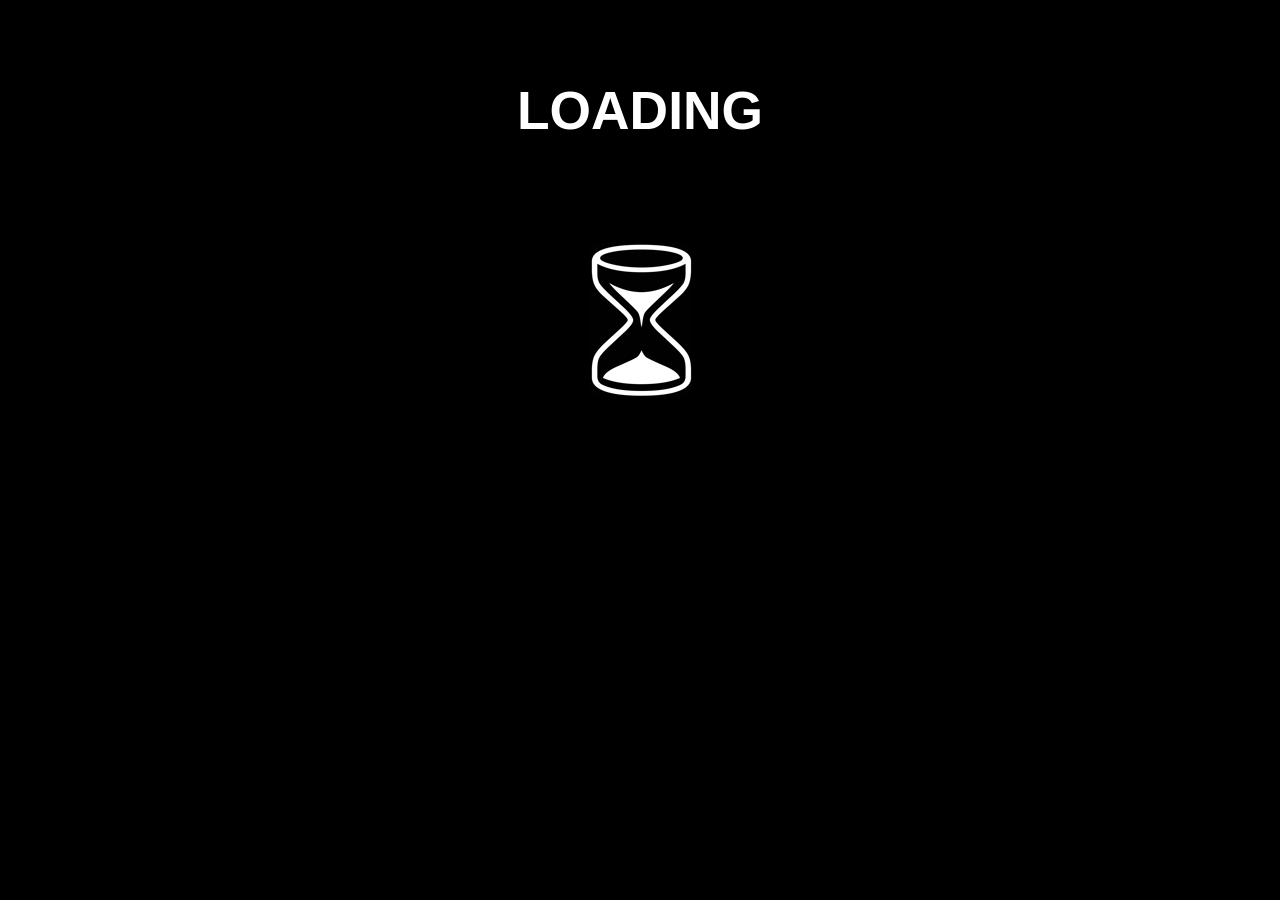
<file: src/main/resources/static/index.html>
<!DOCTYPE html>
<html>
<head>
<title>PeerFrame</title>
<meta http-equiv="Content-Type" content="text/html; charset=UTF-8"/>
<meta name="robots" content="noindex"/>
<meta name="viewport" content="width=device-width"/>
<link rel="stylesheet" href="lib/jquery/jquery-ui.min.css"/>
<link rel="stylesheet" href="lib/jquery/jquery-ui.structure.min.css"/>
<link rel="stylesheet" href="lib/jquery/jquery-ui.theme.min.css"/>
<link rel="stylesheet" href="lib/owl-carousel/owl.carousel.css"/>
<link rel="stylesheet" href="lib/owl-carousel/owl.theme.css"/>
<link rel="stylesheet" href="lib/owl-carousel/owl.transitions.css">
<link rel="stylesheet" href="lib/keyboard/css/keyboard-dark.min.css">
<link rel="stylesheet" href="lib/peerframe/peerframe.css"/>
<script type="text/javascript" src="lib/jquery/jquery-1.12.0.min.js"></script>
<script type="text/javascript" src="lib/jquery/jquery-ui.min.js"></script>
<script type="text/javascript" src="lib/jquery/jquery.ui.touch-punch.min.js"></script>
<script type="text/javascript" src="lib/owl-carousel/owl.carousel.min.js"></script>
<script type="text/javascript" src="lib/date/date.js"></script>
<script type="text/javascript" src="lib/date/date-fr-FR.js"></script>
<script type="text/javascript" src="lib/keyboard/js/jquery.keyboard.js"></script>
<script type="text/javascript" src="lib/peerframe/peerframe.js"></script>
</head>
<body>
<div class="loadingContainer"></div>
<div class="owl-carousel mediaContainer"></div>
<div class="paramButton"></div>
<div id="paramDialog" style="display:none">
	<div id="paramDialogInner">
		<ul id="paramTabs">
			<li><a href="#paramWifi">WiFi</a></li>
			<li><a href="#paramUpgrade">Version</a></li>
			<li class="ui-tabs-close-button"><div id="paramCloseButton"></div></li>
		</ul>
		<div id="paramContent">
			<div id="paramWifi">
				<table class="paramTable">
					<tr>
						<td>SSID</td>
						<td><input type="text" name="param_wifi_ssid" id="param_wifi_ssid" value="" class="text ui-widget-content ui-corner-all"></td>
					</tr>
					<tr>
						<td>Key</td>
						<td><input type="text" name="param_wifi_key" id="param_wifi_key" value="" class="text ui-widget-content ui-corner-all"></td>
					</tr>
					<tr>
						<td>Connected</td>
						<td><div id="param_wifi_connected">false</div></td>
					</tr>
					<tr>
						<td>LAN IP</td>
						<td><div id="param_wifi_ip">-</div></td>
					</tr>
				</table>
				<button id="paramWifiUpdateButton" class="ui-button ui-widget ui-corner-all">Update</button>
			</div>
			<div id="paramUpgrade">
				<table class="paramTable">
					<tr>
						<td>Software Version</td>
						<td><div id="param_version">0</div></td>
					</tr>
				</table>
				<button id="paramVersionUpgradeButton" class="ui-button ui-widget ui-corner-all">Upgrade version</button>
			</div>
		</div>
	</div>
</div>
</body>
</html>
</file>
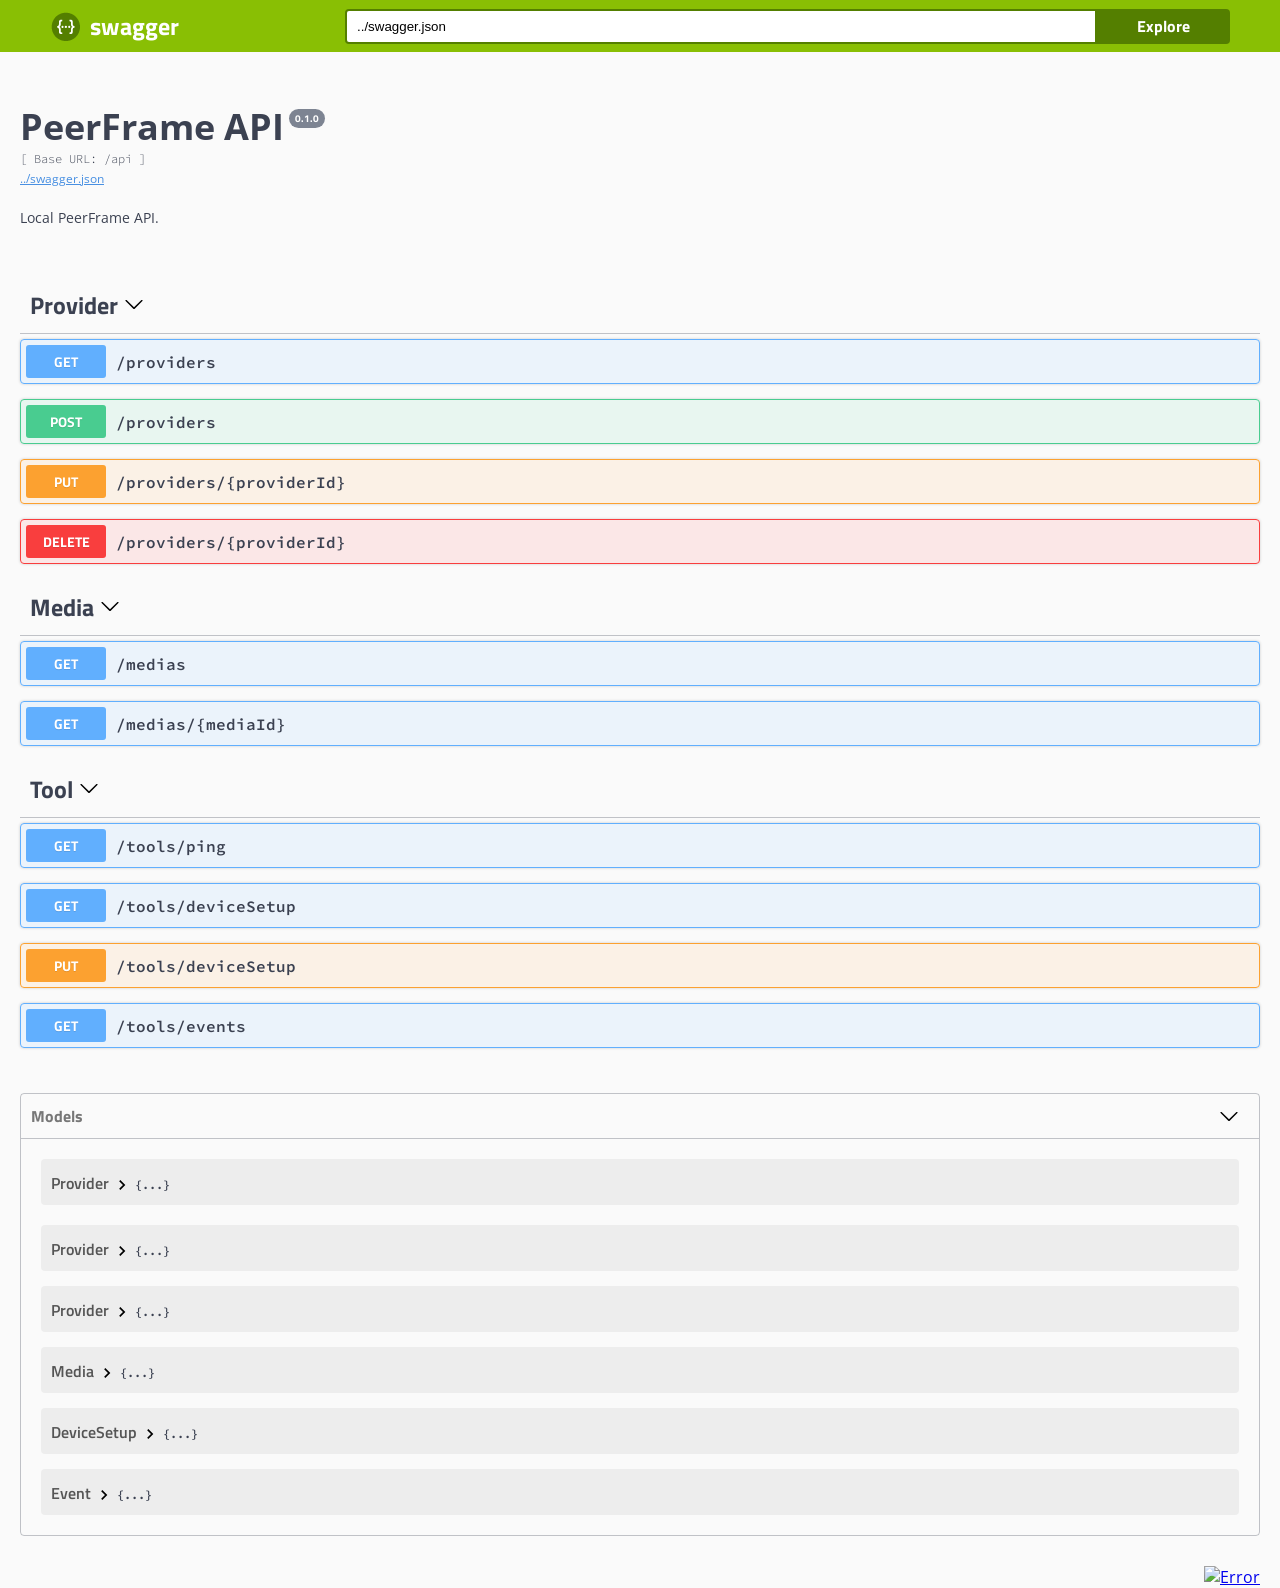
<file: src/main/resources/static/swagger-ui/index.html>
<!-- HTML for static distribution bundle build -->
<!DOCTYPE html>
<html lang="en">
<head>
  <meta charset="UTF-8">
  <title>Swagger UI</title>
  <link href="https://fonts.googleapis.com/css?family=Open+Sans:400,700|Source+Code+Pro:300,600|Titillium+Web:400,600,700" rel="stylesheet">
  <link rel="stylesheet" type="text/css" href="./swagger-ui.css" >
  <link rel="icon" type="image/png" href="./favicon-32x32.png" sizes="32x32" />
  <link rel="icon" type="image/png" href="./favicon-16x16.png" sizes="16x16" />
  <style>
    html
    {
      box-sizing: border-box;
      overflow: -moz-scrollbars-vertical;
      overflow-y: scroll;
    }
    *,
    *:before,
    *:after
    {
      box-sizing: inherit;
    }

    body {
      margin:0;
      background: #fafafa;
    }
  </style>
</head>

<body>

<svg xmlns="http://www.w3.org/2000/svg" xmlns:xlink="http://www.w3.org/1999/xlink" style="position:absolute;width:0;height:0">
  <defs>
    <symbol viewBox="0 0 20 20" id="unlocked">
          <path d="M15.8 8H14V5.6C14 2.703 12.665 1 10 1 7.334 1 6 2.703 6 5.6V6h2v-.801C8 3.754 8.797 3 10 3c1.203 0 2 .754 2 2.199V8H4c-.553 0-1 .646-1 1.199V17c0 .549.428 1.139.951 1.307l1.197.387C5.672 18.861 6.55 19 7.1 19h5.8c.549 0 1.428-.139 1.951-.307l1.196-.387c.524-.167.953-.757.953-1.306V9.199C17 8.646 16.352 8 15.8 8z"></path>
    </symbol>

    <symbol viewBox="0 0 20 20" id="locked">
      <path d="M15.8 8H14V5.6C14 2.703 12.665 1 10 1 7.334 1 6 2.703 6 5.6V8H4c-.553 0-1 .646-1 1.199V17c0 .549.428 1.139.951 1.307l1.197.387C5.672 18.861 6.55 19 7.1 19h5.8c.549 0 1.428-.139 1.951-.307l1.196-.387c.524-.167.953-.757.953-1.306V9.199C17 8.646 16.352 8 15.8 8zM12 8H8V5.199C8 3.754 8.797 3 10 3c1.203 0 2 .754 2 2.199V8z"/>
    </symbol>

    <symbol viewBox="0 0 20 20" id="close">
      <path d="M14.348 14.849c-.469.469-1.229.469-1.697 0L10 11.819l-2.651 3.029c-.469.469-1.229.469-1.697 0-.469-.469-.469-1.229 0-1.697l2.758-3.15-2.759-3.152c-.469-.469-.469-1.228 0-1.697.469-.469 1.228-.469 1.697 0L10 8.183l2.651-3.031c.469-.469 1.228-.469 1.697 0 .469.469.469 1.229 0 1.697l-2.758 3.152 2.758 3.15c.469.469.469 1.229 0 1.698z"/>
    </symbol>

    <symbol viewBox="0 0 20 20" id="large-arrow">
      <path d="M13.25 10L6.109 2.58c-.268-.27-.268-.707 0-.979.268-.27.701-.27.969 0l7.83 7.908c.268.271.268.709 0 .979l-7.83 7.908c-.268.271-.701.27-.969 0-.268-.269-.268-.707 0-.979L13.25 10z"/>
    </symbol>

    <symbol viewBox="0 0 20 20" id="large-arrow-down">
      <path d="M17.418 6.109c.272-.268.709-.268.979 0s.271.701 0 .969l-7.908 7.83c-.27.268-.707.268-.979 0l-7.908-7.83c-.27-.268-.27-.701 0-.969.271-.268.709-.268.979 0L10 13.25l7.418-7.141z"/>
    </symbol>


    <symbol viewBox="0 0 24 24" id="jump-to">
      <path d="M19 7v4H5.83l3.58-3.59L8 6l-6 6 6 6 1.41-1.41L5.83 13H21V7z"/>
    </symbol>

    <symbol viewBox="0 0 24 24" id="expand">
      <path d="M10 18h4v-2h-4v2zM3 6v2h18V6H3zm3 7h12v-2H6v2z"/>
    </symbol>

  </defs>
</svg>

<div id="swagger-ui"></div>

<script src="./swagger-ui-bundle.js"> </script>
<script src="./swagger-ui-standalone-preset.js"> </script>
<script>
window.onload = function() {
  
  // Build a system
  const ui = SwaggerUIBundle({
    url: "../swagger.json",
    dom_id: '#swagger-ui',
    deepLinking: true,
    presets: [
      SwaggerUIBundle.presets.apis,
      SwaggerUIStandalonePreset
    ],
    plugins: [
      SwaggerUIBundle.plugins.DownloadUrl
    ],
    layout: "StandaloneLayout"
  })

  window.ui = ui
}
</script>
</body>

</html>
</file>
<file: src/main/resources/static/lib/peerframe/peerframe.css>
/***********************************************************
 *  PeerFrame by Alex Estela
 **********************************************************/
 
body {
	padding: 0px;
	margin: 0px;
	background-color: #000;
	overflow: hidden;
  cursor: auto;
}
.mediaContainer {
	width:100%; 
	align: center; 
	margin: auto; 
	text-align: center;
}
.mediaImg {
	align: center;
	margin: auto;
	text-align: center;
}
.mediaSpacer {
	display: inline-block; 
	width: 21px;
	min-width: 21px;
}
.mediaTxt {
	color: #ccc;
	font-family: Helvetica;
	font-size: 16px;
	display: inline-block; 
	writing-mode: vertical-rl; 
	text-align: center;
	word-wrap: break-word;
	min-width: 20px;
}
.paramButton {
	position: absolute;
	z-index: 11;
	top: 5px;
	right: 5px;
	display: none;
	height: 40px;
	width: 40px;
	background: url(images/param.png) no-repeat center center;
}
.paramTable td { 
 padding: 0px 15px 5px 0px;
}

.loadingContainer {
	width: 100%;
	min-height: 480px;
	background: url(images/hourglass.png) no-repeat center center;
	align: center;
	margin: auto;
	text-align: center;
	font-family: Arial;
	color: #fff;
	font-weight: bold;
	font-size: 40pt;
	margin-top: 80px;
}
.owl-item.loading{
	background: none;
}

.ui-dialog .ui-dialog-content, .ui-tabs { padding:0; }
.ui-dialog-titlebar { display:none; }
#paramDialogInner { border:0; }

.ui-tabs-nav li.ui-tabs-close-button {
	float: right;
	margin-top: 3px;
}

.paramTable {
	margin-bottom: 18px;
}

#paramCloseButton {
	min-width: 34px;
	min-height: 34px;
	background: url(images/close.png) no-repeat center center;
}
</file>
<file: src/main/resources/static/swagger-ui/swagger-ui.css>
.swagger-ui{font-family:Open Sans,sans-serif;color:#3b4151}.swagger-ui .wrapper{width:100%;max-width:1460px;margin:0 auto;padding:0 20px}.swagger-ui .opblock-tag-section{display:-webkit-box;display:-ms-flexbox;display:flex;-webkit-box-orient:vertical;-webkit-box-direction:normal;-ms-flex-direction:column;flex-direction:column}.swagger-ui .opblock-tag{display:-webkit-box;display:-ms-flexbox;display:flex;-webkit-box-align:center;-ms-flex-align:center;align-items:center;padding:10px 20px 10px 10px;cursor:pointer;-webkit-transition:all .2s;transition:all .2s;border-bottom:1px solid rgba(59,65,81,.3)}.swagger-ui .opblock-tag:hover{background:rgba(0,0,0,.02)}.swagger-ui .opblock-tag{font-size:24px;margin:0 0 5px;font-family:Titillium Web,sans-serif;color:#3b4151}.swagger-ui .opblock-tag.no-desc span{-webkit-box-flex:1;-ms-flex:1;flex:1}.swagger-ui .opblock-tag svg{-webkit-transition:all .4s;transition:all .4s}.swagger-ui .opblock-tag small{font-size:14px;font-weight:400;-webkit-box-flex:1;-ms-flex:1;flex:1;padding:0 10px;font-family:Open Sans,sans-serif;color:#3b4151}.swagger-ui .parameter__type{font-size:12px;padding:5px 0;font-family:Source Code Pro,monospace;font-weight:600;color:#3b4151}.swagger-ui .view-line-link{position:relative;top:3px;width:20px;margin:0 5px;cursor:pointer;-webkit-transition:all .5s;transition:all .5s}.swagger-ui .opblock{margin:0 0 15px;border:1px solid #000;border-radius:4px;-webkit-box-shadow:0 0 3px rgba(0,0,0,.19);box-shadow:0 0 3px rgba(0,0,0,.19)}.swagger-ui .opblock .tab-header{display:-webkit-box;display:-ms-flexbox;display:flex;-webkit-box-flex:1;-ms-flex:1;flex:1}.swagger-ui .opblock .tab-header .tab-item{padding:0 40px;cursor:pointer}.swagger-ui .opblock .tab-header .tab-item:first-of-type{padding:0 40px 0 0}.swagger-ui .opblock .tab-header .tab-item.active h4 span{position:relative}.swagger-ui .opblock .tab-header .tab-item.active h4 span:after{position:absolute;bottom:-15px;left:50%;width:120%;height:4px;content:"";-webkit-transform:translateX(-50%);transform:translateX(-50%);background:#888}.swagger-ui .opblock.is-open .opblock-summary{border-bottom:1px solid #000}.swagger-ui .opblock .opblock-section-header{padding:8px 20px;min-height:50px;background:hsla(0,0%,100%,.8);-webkit-box-shadow:0 1px 2px rgba(0,0,0,.1);box-shadow:0 1px 2px rgba(0,0,0,.1)}.swagger-ui .opblock .opblock-section-header,.swagger-ui .opblock .opblock-section-header label{display:-webkit-box;display:-ms-flexbox;display:flex;-webkit-box-align:center;-ms-flex-align:center;align-items:center}.swagger-ui .opblock .opblock-section-header label{font-size:12px;font-weight:700;margin:0;margin-left:auto;font-family:Titillium Web,sans-serif;color:#3b4151}.swagger-ui .opblock .opblock-section-header label span{padding:0 10px 0 0}.swagger-ui .opblock .opblock-section-header h4{font-size:14px;-webkit-box-flex:1;-ms-flex:1;flex:1;margin:0;font-family:Titillium Web,sans-serif;color:#3b4151}.swagger-ui .opblock .opblock-summary-method{font-size:14px;font-weight:700;min-width:80px;padding:6px 15px;text-align:center;border-radius:3px;background:#000;text-shadow:0 1px 0 rgba(0,0,0,.1);font-family:Titillium Web,sans-serif;color:#fff}.swagger-ui .opblock .opblock-summary-operation-id,.swagger-ui .opblock .opblock-summary-path,.swagger-ui .opblock .opblock-summary-path__deprecated{font-size:16px;display:-webkit-box;display:-ms-flexbox;display:flex;-webkit-box-align:center;-ms-flex-align:center;align-items:center;padding:0 10px;font-family:Source Code Pro,monospace;font-weight:600;color:#3b4151}.swagger-ui .opblock .opblock-summary-operation-id .view-line-link,.swagger-ui .opblock .opblock-summary-path .view-line-link,.swagger-ui .opblock .opblock-summary-path__deprecated .view-line-link{position:relative;top:2px;width:0;margin:0;cursor:pointer;-webkit-transition:all .5s;transition:all .5s}.swagger-ui .opblock .opblock-summary-operation-id:hover .view-line-link,.swagger-ui .opblock .opblock-summary-path:hover .view-line-link,.swagger-ui .opblock .opblock-summary-path__deprecated:hover .view-line-link{width:18px;margin:0 5px}.swagger-ui .opblock .opblock-summary-path__deprecated{text-decoration:line-through}.swagger-ui .opblock .opblock-summary-operation-id{font-size:14px}.swagger-ui .opblock .opblock-summary-description{font-size:13px;-webkit-box-flex:1;-ms-flex:1;flex:1;font-family:Open Sans,sans-serif;color:#3b4151}.swagger-ui .opblock .opblock-summary{display:-webkit-box;display:-ms-flexbox;display:flex;-webkit-box-align:center;-ms-flex-align:center;align-items:center;padding:5px;cursor:pointer}.swagger-ui .opblock.opblock-post{border-color:#49cc90;background:rgba(73,204,144,.1)}.swagger-ui .opblock.opblock-post .opblock-summary-method{background:#49cc90}.swagger-ui .opblock.opblock-post .opblock-summary{border-color:#49cc90}.swagger-ui .opblock.opblock-post .tab-header .tab-item.active h4 span:after{background:#49cc90}.swagger-ui .opblock.opblock-put{border-color:#fca130;background:rgba(252,161,48,.1)}.swagger-ui .opblock.opblock-put .opblock-summary-method{background:#fca130}.swagger-ui .opblock.opblock-put .opblock-summary{border-color:#fca130}.swagger-ui .opblock.opblock-put .tab-header .tab-item.active h4 span:after{background:#fca130}.swagger-ui .opblock.opblock-delete{border-color:#f93e3e;background:rgba(249,62,62,.1)}.swagger-ui .opblock.opblock-delete .opblock-summary-method{background:#f93e3e}.swagger-ui .opblock.opblock-delete .opblock-summary{border-color:#f93e3e}.swagger-ui .opblock.opblock-delete .tab-header .tab-item.active h4 span:after{background:#f93e3e}.swagger-ui .opblock.opblock-get{border-color:#61affe;background:rgba(97,175,254,.1)}.swagger-ui .opblock.opblock-get .opblock-summary-method{background:#61affe}.swagger-ui .opblock.opblock-get .opblock-summary{border-color:#61affe}.swagger-ui .opblock.opblock-get .tab-header .tab-item.active h4 span:after{background:#61affe}.swagger-ui .opblock.opblock-patch{border-color:#50e3c2;background:rgba(80,227,194,.1)}.swagger-ui .opblock.opblock-patch .opblock-summary-method{background:#50e3c2}.swagger-ui .opblock.opblock-patch .opblock-summary{border-color:#50e3c2}.swagger-ui .opblock.opblock-patch .tab-header .tab-item.active h4 span:after{background:#50e3c2}.swagger-ui .opblock.opblock-head{border-color:#9012fe;background:rgba(144,18,254,.1)}.swagger-ui .opblock.opblock-head .opblock-summary-method{background:#9012fe}.swagger-ui .opblock.opblock-head .opblock-summary{border-color:#9012fe}.swagger-ui .opblock.opblock-head .tab-header .tab-item.active h4 span:after{background:#9012fe}.swagger-ui .opblock.opblock-options{border-color:#0d5aa7;background:rgba(13,90,167,.1)}.swagger-ui .opblock.opblock-options .opblock-summary-method{background:#0d5aa7}.swagger-ui .opblock.opblock-options .opblock-summary{border-color:#0d5aa7}.swagger-ui .opblock.opblock-options .tab-header .tab-item.active h4 span:after{background:#0d5aa7}.swagger-ui .opblock.opblock-deprecated{opacity:.6;border-color:#ebebeb;background:hsla(0,0%,92%,.1)}.swagger-ui .opblock.opblock-deprecated .opblock-summary-method{background:#ebebeb}.swagger-ui .opblock.opblock-deprecated .opblock-summary{border-color:#ebebeb}.swagger-ui .opblock.opblock-deprecated .tab-header .tab-item.active h4 span:after{background:#ebebeb}.swagger-ui .opblock .opblock-schemes{padding:8px 20px}.swagger-ui .opblock .opblock-schemes .schemes-title{padding:0 10px 0 0}.swagger-ui .filter .operation-filter-input{width:100%;margin:20px 0;padding:10px;border:2px solid #d8dde7}.swagger-ui .tab{display:-webkit-box;display:-ms-flexbox;display:flex;margin:20px 0 10px;padding:0;list-style:none}.swagger-ui .tab li{font-size:12px;min-width:100px;min-width:90px;padding:0;cursor:pointer;font-family:Titillium Web,sans-serif;color:#3b4151}.swagger-ui .tab li:first-of-type{position:relative;padding-left:0}.swagger-ui .tab li:first-of-type:after{position:absolute;top:0;right:6px;width:1px;height:100%;content:"";background:rgba(0,0,0,.2)}.swagger-ui .tab li.active{font-weight:700}.swagger-ui .opblock-description-wrapper,.swagger-ui .opblock-external-docs-wrapper,.swagger-ui .opblock-title_normal{font-size:12px;margin:0 0 5px;padding:15px 20px;font-family:Open Sans,sans-serif;color:#3b4151}.swagger-ui .opblock-description-wrapper h4,.swagger-ui .opblock-external-docs-wrapper h4,.swagger-ui .opblock-title_normal h4{font-size:12px;margin:0 0 5px;font-family:Open Sans,sans-serif;color:#3b4151}.swagger-ui .opblock-description-wrapper p,.swagger-ui .opblock-external-docs-wrapper p,.swagger-ui .opblock-title_normal p{font-size:14px;margin:0;font-family:Open Sans,sans-serif;color:#3b4151}.swagger-ui .opblock-external-docs-wrapper h4{padding-left:0}.swagger-ui .execute-wrapper{padding:20px;text-align:right}.swagger-ui .execute-wrapper .btn{width:100%;padding:8px 40px}.swagger-ui .body-param-options{display:-webkit-box;display:-ms-flexbox;display:flex;-webkit-box-orient:vertical;-webkit-box-direction:normal;-ms-flex-direction:column;flex-direction:column}.swagger-ui .body-param-options .body-param-edit{padding:10px 0}.swagger-ui .body-param-options label{padding:8px 0}.swagger-ui .body-param-options label select{margin:3px 0 0}.swagger-ui .responses-inner{padding:20px}.swagger-ui .responses-inner h4,.swagger-ui .responses-inner h5{font-size:12px;margin:10px 0 5px;font-family:Open Sans,sans-serif;color:#3b4151}.swagger-ui .response-col_status{font-size:14px;font-family:Open Sans,sans-serif;color:#3b4151}.swagger-ui .response-col_status .response-undocumented{font-size:11px;font-family:Source Code Pro,monospace;font-weight:600;color:#999}.swagger-ui .response-col_links{padding-left:2em;max-width:40em;font-size:14px;font-family:Open Sans,sans-serif;color:#3b4151}.swagger-ui .response-col_links .response-undocumented{font-size:11px;font-family:Source Code Pro,monospace;font-weight:600;color:#999}.swagger-ui .response-col_description__inner span{font-size:12px;font-style:italic;display:block;margin:10px 0;padding:10px;border-radius:4px;background:#41444e;font-family:Source Code Pro,monospace;font-weight:600;color:#fff}.swagger-ui .response-col_description__inner span p{margin:0}.swagger-ui .response-col_description__inner span a{font-family:Source Code Pro,monospace;font-weight:600;color:#89bf04;text-decoration:underline}.swagger-ui .response-col_description__inner span a:hover{color:#81b10c}.swagger-ui .opblock-body pre{font-size:12px;margin:0;padding:10px;white-space:pre-wrap;word-wrap:break-word;word-break:break-all;word-break:break-word;-webkit-hyphens:auto;-ms-hyphens:auto;hyphens:auto;border-radius:4px;background:#41444e;overflow-wrap:break-word;font-family:Source Code Pro,monospace;font-weight:600;color:#fff}.swagger-ui .opblock-body pre span{color:#fff!important}.swagger-ui .opblock-body pre .headerline{display:block}.swagger-ui .scheme-container{margin:0 0 20px;padding:30px 0;background:#fff;-webkit-box-shadow:0 1px 2px 0 rgba(0,0,0,.15);box-shadow:0 1px 2px 0 rgba(0,0,0,.15)}.swagger-ui .scheme-container .schemes{display:-webkit-box;display:-ms-flexbox;display:flex;-webkit-box-align:center;-ms-flex-align:center;align-items:center}.swagger-ui .scheme-container .schemes>label{font-size:12px;font-weight:700;display:-webkit-box;display:-ms-flexbox;display:flex;-webkit-box-orient:vertical;-webkit-box-direction:normal;-ms-flex-direction:column;flex-direction:column;margin:-20px 15px 0 0;font-family:Titillium Web,sans-serif;color:#3b4151}.swagger-ui .scheme-container .schemes>label select{min-width:130px;text-transform:uppercase}.swagger-ui .loading-container{padding:40px 0 60px}.swagger-ui .loading-container .loading{position:relative}.swagger-ui .loading-container .loading:after{font-size:10px;font-weight:700;position:absolute;top:50%;left:50%;content:"loading";-webkit-transform:translate(-50%,-50%);transform:translate(-50%,-50%);text-transform:uppercase;font-family:Titillium Web,sans-serif;color:#3b4151}.swagger-ui .loading-container .loading:before{position:absolute;top:50%;left:50%;display:block;width:60px;height:60px;margin:-30px;content:"";-webkit-animation:rotation 1s infinite linear,opacity .5s;animation:rotation 1s infinite linear,opacity .5s;opacity:1;border:2px solid rgba(85,85,85,.1);border-top-color:rgba(0,0,0,.6);border-radius:100%;-webkit-backface-visibility:hidden;backface-visibility:hidden}@-webkit-keyframes rotation{to{-webkit-transform:rotate(1turn);transform:rotate(1turn)}}@keyframes rotation{to{-webkit-transform:rotate(1turn);transform:rotate(1turn)}}.swagger-ui .renderedMarkdown p{font-family:Open Sans,sans-serif;color:#3b4151;margin-top:0;margin-bottom:0}.swagger-ui .response-content-type{padding-top:1em}@-webkit-keyframes blinker{50%{opacity:0}}@keyframes blinker{50%{opacity:0}}.swagger-ui section h3{font-family:Titillium Web,sans-serif;color:#3b4151}.swagger-ui a.nostyle{display:inline}.swagger-ui a.nostyle,.swagger-ui a.nostyle:visited{text-decoration:inherit;color:inherit;cursor:pointer}.swagger-ui .btn{font-size:14px;font-weight:700;padding:5px 23px;-webkit-transition:all .3s;transition:all .3s;border:2px solid #888;border-radius:4px;background:transparent;-webkit-box-shadow:0 1px 2px rgba(0,0,0,.1);box-shadow:0 1px 2px rgba(0,0,0,.1);font-family:Titillium Web,sans-serif;color:#3b4151}.swagger-ui .btn.btn-sm{font-size:12px;padding:4px 23px}.swagger-ui .btn[disabled]{cursor:not-allowed;opacity:.3}.swagger-ui .btn:hover{-webkit-box-shadow:0 0 5px rgba(0,0,0,.3);box-shadow:0 0 5px rgba(0,0,0,.3)}.swagger-ui .btn.cancel{border-color:#ff6060;font-family:Titillium Web,sans-serif;color:#ff6060}.swagger-ui .btn.authorize{line-height:1;display:inline;color:#49cc90;border-color:#49cc90}.swagger-ui .btn.authorize span{float:left;padding:4px 20px 0 0}.swagger-ui .btn.authorize svg{fill:#49cc90}.swagger-ui .btn.execute{-webkit-animation:swagger-ui-pulse 2s infinite;animation:swagger-ui-pulse 2s infinite;color:#fff;border-color:#4990e2}@-webkit-keyframes swagger-ui-pulse{0%{color:#fff;background:#4990e2;-webkit-box-shadow:0 0 0 0 rgba(73,144,226,.8);box-shadow:0 0 0 0 rgba(73,144,226,.8)}70%{-webkit-box-shadow:0 0 0 5px rgba(73,144,226,0);box-shadow:0 0 0 5px rgba(73,144,226,0)}to{color:#fff;background:#4990e2;-webkit-box-shadow:0 0 0 0 rgba(73,144,226,0);box-shadow:0 0 0 0 rgba(73,144,226,0)}}@keyframes swagger-ui-pulse{0%{color:#fff;background:#4990e2;-webkit-box-shadow:0 0 0 0 rgba(73,144,226,.8);box-shadow:0 0 0 0 rgba(73,144,226,.8)}70%{-webkit-box-shadow:0 0 0 5px rgba(73,144,226,0);box-shadow:0 0 0 5px rgba(73,144,226,0)}to{color:#fff;background:#4990e2;-webkit-box-shadow:0 0 0 0 rgba(73,144,226,0);box-shadow:0 0 0 0 rgba(73,144,226,0)}}.swagger-ui .btn-group{display:-webkit-box;display:-ms-flexbox;display:flex;padding:30px}.swagger-ui .btn-group .btn{-webkit-box-flex:1;-ms-flex:1;flex:1}.swagger-ui .btn-group .btn:first-child{border-radius:4px 0 0 4px}.swagger-ui .btn-group .btn:last-child{border-radius:0 4px 4px 0}.swagger-ui .authorization__btn{padding:0 10px;border:none;background:none}.swagger-ui .authorization__btn.locked{opacity:1}.swagger-ui .authorization__btn.unlocked{opacity:.4}.swagger-ui .expand-methods,.swagger-ui .expand-operation{border:none;background:none}.swagger-ui .expand-methods svg,.swagger-ui .expand-operation svg{width:20px;height:20px}.swagger-ui .expand-methods{padding:0 10px}.swagger-ui .expand-methods:hover svg{fill:#444}.swagger-ui .expand-methods svg{-webkit-transition:all .3s;transition:all .3s;fill:#777}.swagger-ui button{cursor:pointer;outline:none}.swagger-ui button.invalid{-webkit-animation:shake .4s 1;animation:shake .4s 1;border-color:#f93e3e;background:#feebeb}.swagger-ui select{font-size:14px;font-weight:700;padding:5px 40px 5px 10px;border:2px solid #41444e;border-radius:4px;background:#f7f7f7 url([data-uri]) right 10px center no-repeat;background-size:20px;-webkit-box-shadow:0 1px 2px 0 rgba(0,0,0,.25);box-shadow:0 1px 2px 0 rgba(0,0,0,.25);font-family:Titillium Web,sans-serif;color:#3b4151;-webkit-appearance:none;-moz-appearance:none;appearance:none}.swagger-ui select[multiple]{margin:5px 0;padding:5px;background:#f7f7f7}.swagger-ui select.invalid{-webkit-animation:shake .4s 1;animation:shake .4s 1;border-color:#f93e3e;background:#feebeb}.swagger-ui .opblock-body select{min-width:230px}.swagger-ui label{font-size:12px;font-weight:700;margin:0 0 5px;font-family:Titillium Web,sans-serif;color:#3b4151}.swagger-ui input[type=email],.swagger-ui input[type=file],.swagger-ui input[type=password],.swagger-ui input[type=search],.swagger-ui input[type=text]{min-width:100px;margin:5px 0;padding:8px 10px;border:1px solid #d9d9d9;border-radius:4px;background:#fff}.swagger-ui input[type=email].invalid,.swagger-ui input[type=file].invalid,.swagger-ui input[type=password].invalid,.swagger-ui input[type=search].invalid,.swagger-ui input[type=text].invalid{-webkit-animation:shake .4s 1;animation:shake .4s 1;border-color:#f93e3e;background:#feebeb}@-webkit-keyframes shake{10%,90%{-webkit-transform:translate3d(-1px,0,0);transform:translate3d(-1px,0,0)}20%,80%{-webkit-transform:translate3d(2px,0,0);transform:translate3d(2px,0,0)}30%,50%,70%{-webkit-transform:translate3d(-4px,0,0);transform:translate3d(-4px,0,0)}40%,60%{-webkit-transform:translate3d(4px,0,0);transform:translate3d(4px,0,0)}}@keyframes shake{10%,90%{-webkit-transform:translate3d(-1px,0,0);transform:translate3d(-1px,0,0)}20%,80%{-webkit-transform:translate3d(2px,0,0);transform:translate3d(2px,0,0)}30%,50%,70%{-webkit-transform:translate3d(-4px,0,0);transform:translate3d(-4px,0,0)}40%,60%{-webkit-transform:translate3d(4px,0,0);transform:translate3d(4px,0,0)}}.swagger-ui textarea{font-size:12px;width:100%;min-height:280px;padding:10px;border:none;border-radius:4px;outline:none;background:hsla(0,0%,100%,.8);font-family:Source Code Pro,monospace;font-weight:600;color:#3b4151}.swagger-ui textarea:focus{border:2px solid #61affe}.swagger-ui textarea.curl{font-size:12px;min-height:100px;margin:0;padding:10px;resize:none;border-radius:4px;background:#41444e;font-family:Source Code Pro,monospace;font-weight:600;color:#fff}.swagger-ui .checkbox{padding:5px 0 10px;-webkit-transition:opacity .5s;transition:opacity .5s;color:#333}.swagger-ui .checkbox label{display:-webkit-box;display:-ms-flexbox;display:flex}.swagger-ui .checkbox p{font-weight:400!important;font-style:italic;margin:0!important;font-family:Source Code Pro,monospace;font-weight:600;color:#3b4151}.swagger-ui .checkbox input[type=checkbox]{display:none}.swagger-ui .checkbox input[type=checkbox]+label>.item{position:relative;top:3px;display:inline-block;width:16px;height:16px;margin:0 8px 0 0;padding:5px;cursor:pointer;border-radius:1px;background:#e8e8e8;-webkit-box-shadow:0 0 0 2px #e8e8e8;box-shadow:0 0 0 2px #e8e8e8;-webkit-box-flex:0;-ms-flex:none;flex:none}.swagger-ui .checkbox input[type=checkbox]+label>.item:active{-webkit-transform:scale(.9);transform:scale(.9)}.swagger-ui .checkbox input[type=checkbox]:checked+label>.item{background:#e8e8e8 url("data:image/svg+xml;charset=utf-8,%3Csvg width='10' height='8' viewBox='3 7 10 8' xmlns='http://www.w3.org/2000/svg'%3E%3Cpath fill='%2341474E' fill-rule='evenodd' d='M6.333 15L3 11.667l1.333-1.334 2 2L11.667 7 13 8.333z'/%3E%3C/svg%3E") 50% no-repeat}.swagger-ui .dialog-ux{position:fixed;z-index:9999;top:0;right:0;bottom:0;left:0}.swagger-ui .dialog-ux .backdrop-ux{position:fixed;top:0;right:0;bottom:0;left:0;background:rgba(0,0,0,.8)}.swagger-ui .dialog-ux .modal-ux{position:absolute;z-index:9999;top:50%;left:50%;width:100%;min-width:300px;max-width:650px;-webkit-transform:translate(-50%,-50%);transform:translate(-50%,-50%);border:1px solid #ebebeb;border-radius:4px;background:#fff;-webkit-box-shadow:0 10px 30px 0 rgba(0,0,0,.2);box-shadow:0 10px 30px 0 rgba(0,0,0,.2)}.swagger-ui .dialog-ux .modal-ux-content{overflow-y:auto;max-height:540px;padding:20px}.swagger-ui .dialog-ux .modal-ux-content p{font-size:12px;margin:0 0 5px;color:#41444e;font-family:Open Sans,sans-serif;color:#3b4151}.swagger-ui .dialog-ux .modal-ux-content h4{font-size:18px;font-weight:600;margin:15px 0 0;font-family:Titillium Web,sans-serif;color:#3b4151}.swagger-ui .dialog-ux .modal-ux-header{display:-webkit-box;display:-ms-flexbox;display:flex;padding:12px 0;border-bottom:1px solid #ebebeb;-webkit-box-align:center;-ms-flex-align:center;align-items:center}.swagger-ui .dialog-ux .modal-ux-header .close-modal{padding:0 10px;border:none;background:none;-webkit-appearance:none;-moz-appearance:none;appearance:none}.swagger-ui .dialog-ux .modal-ux-header h3{font-size:20px;font-weight:600;margin:0;padding:0 20px;-webkit-box-flex:1;-ms-flex:1;flex:1;font-family:Titillium Web,sans-serif;color:#3b4151}.swagger-ui .model{font-size:12px;font-weight:300;font-family:Source Code Pro,monospace;font-weight:600;color:#3b4151}.swagger-ui .model .deprecated span,.swagger-ui .model .deprecated td{color:#aaa!important}.swagger-ui .model-toggle{font-size:10px;position:relative;top:6px;display:inline-block;margin:auto .3em;cursor:pointer;-webkit-transition:-webkit-transform .15s ease-in;transition:-webkit-transform .15s ease-in;transition:transform .15s ease-in;transition:transform .15s ease-in,-webkit-transform .15s ease-in;-webkit-transform:rotate(90deg);transform:rotate(90deg);-webkit-transform-origin:50% 50%;transform-origin:50% 50%}.swagger-ui .model-toggle.collapsed{-webkit-transform:rotate(0deg);transform:rotate(0deg)}.swagger-ui .model-toggle:after{display:block;width:20px;height:20px;content:"";background:url("data:image/svg+xml;charset=utf-8,%3Csvg xmlns='http://www.w3.org/2000/svg' width='24' height='24' viewBox='0 0 24 24'%3E%3Cpath d='M10 6L8.59 7.41 13.17 12l-4.58 4.59L10 18l6-6z'/%3E%3C/svg%3E") 50% no-repeat;background-size:100%}.swagger-ui .model-jump-to-path{position:relative;cursor:pointer}.swagger-ui .model-jump-to-path .view-line-link{position:absolute;top:-.4em;cursor:pointer}.swagger-ui .model-title{position:relative}.swagger-ui .model-title:hover .model-hint{visibility:visible}.swagger-ui .model-hint{position:absolute;top:-1.8em;visibility:hidden;padding:.1em .5em;white-space:nowrap;color:#ebebeb;border-radius:4px;background:rgba(0,0,0,.7)}.swagger-ui .model p{margin:0 0 1em}.swagger-ui section.models{margin:30px 0;border:1px solid rgba(59,65,81,.3);border-radius:4px}.swagger-ui section.models.is-open{padding:0 0 20px}.swagger-ui section.models.is-open h4{margin:0 0 5px;border-bottom:1px solid rgba(59,65,81,.3)}.swagger-ui section.models h4{font-size:16px;display:-webkit-box;display:-ms-flexbox;display:flex;margin:0;padding:10px 20px 10px 10px;cursor:pointer;-webkit-transition:all .2s;transition:all .2s;font-family:Titillium Web,sans-serif;color:#777;-webkit-box-align:center;-ms-flex-align:center;align-items:center}.swagger-ui section.models h4 svg{-webkit-transition:all .4s;transition:all .4s}.swagger-ui section.models h4 span{-webkit-box-flex:1;-ms-flex:1;flex:1}.swagger-ui section.models h4:hover{background:rgba(0,0,0,.02)}.swagger-ui section.models h5{font-size:16px;margin:0 0 10px;font-family:Titillium Web,sans-serif;color:#777}.swagger-ui section.models .model-jump-to-path{position:relative;top:5px}.swagger-ui section.models .model-container{margin:0 20px 15px;-webkit-transition:all .5s;transition:all .5s;border-radius:4px;background:rgba(0,0,0,.05)}.swagger-ui section.models .model-container:hover{background:rgba(0,0,0,.07)}.swagger-ui section.models .model-container:first-of-type{margin:20px}.swagger-ui section.models .model-container:last-of-type{margin:0 20px}.swagger-ui section.models .model-box{background:none}.swagger-ui .model-box{padding:10px;border-radius:4px;background:rgba(0,0,0,.1)}.swagger-ui .model-box .model-jump-to-path{position:relative;top:4px}.swagger-ui .model-box.deprecated{opacity:.5}.swagger-ui .model-title{font-size:16px;font-family:Titillium Web,sans-serif;color:#555}.swagger-ui .model-deprecated-warning{font-size:16px;font-weight:600;margin-right:1em;font-family:Titillium Web,sans-serif;color:#f93e3e}.swagger-ui span>span.model .brace-close{padding:0 0 0 10px}.swagger-ui .prop-name{display:inline-block;width:100px}.swagger-ui .prop-type{color:#55a}.swagger-ui .prop-enum{display:block}.swagger-ui .prop-format{color:#999}.swagger-ui table{width:100%;padding:0 10px;border-collapse:collapse}.swagger-ui table.model tbody tr td{padding:0;vertical-align:top}.swagger-ui table.model tbody tr td:first-of-type{width:124px;padding:0 0 0 2em}.swagger-ui table.headers td{font-size:12px;font-weight:300;vertical-align:middle;font-family:Source Code Pro,monospace;font-weight:600;color:#3b4151}.swagger-ui table tbody tr td{padding:10px 0 0;vertical-align:top}.swagger-ui table tbody tr td:first-of-type{max-width:20%;min-width:6em;padding:10px 0}.swagger-ui table thead tr td,.swagger-ui table thead tr th{font-size:12px;font-weight:700;padding:12px 0;text-align:left;border-bottom:1px solid rgba(59,65,81,.2);font-family:Open Sans,sans-serif;color:#3b4151}.swagger-ui .parameters-col_description p{font-size:14px;margin:0;font-family:Open Sans,sans-serif;color:#3b4151}.swagger-ui .parameters-col_description input[type=text]{width:100%;max-width:340px}.swagger-ui .parameters-col_description select{border-width:1px}.swagger-ui .parameter__name{font-size:16px;font-weight:400;font-family:Titillium Web,sans-serif;color:#3b4151}.swagger-ui .parameter__name.required{font-weight:700}.swagger-ui .parameter__name.required:after{font-size:10px;position:relative;top:-6px;padding:5px;content:"required";color:rgba(255,0,0,.6)}.swagger-ui .parameter__in{color:#888}.swagger-ui .parameter__deprecated,.swagger-ui .parameter__in{font-size:12px;font-style:italic;font-family:Source Code Pro,monospace;font-weight:600}.swagger-ui .parameter__deprecated{color:red}.swagger-ui .table-container{padding:20px}.swagger-ui .topbar{padding:8px 30px;background-color:#89bf04}.swagger-ui .topbar .topbar-wrapper,.swagger-ui .topbar a{display:-webkit-box;display:-ms-flexbox;display:flex;-webkit-box-align:center;-ms-flex-align:center;align-items:center}.swagger-ui .topbar a{font-size:1.5em;font-weight:700;-webkit-box-flex:1;-ms-flex:1;flex:1;max-width:300px;text-decoration:none;font-family:Titillium Web,sans-serif;color:#fff}.swagger-ui .topbar a span{margin:0;padding:0 10px}.swagger-ui .topbar .download-url-wrapper{display:-webkit-box;display:-ms-flexbox;display:flex;-webkit-box-flex:3;-ms-flex:3;flex:3;-webkit-box-pack:end;-ms-flex-pack:end;justify-content:flex-end}.swagger-ui .topbar .download-url-wrapper input[type=text]{width:100%;min-width:350px;margin:0;border:2px solid #547f00;border-radius:4px 0 0 4px;outline:none}.swagger-ui .topbar .download-url-wrapper .select-label{display:-webkit-box;display:-ms-flexbox;display:flex;-webkit-box-align:center;-ms-flex-align:center;align-items:center;width:100%;max-width:600px;margin:0}.swagger-ui .topbar .download-url-wrapper .select-label span{font-size:16px;-webkit-box-flex:1;-ms-flex:1;flex:1;padding:0 10px 0 0;text-align:right}.swagger-ui .topbar .download-url-wrapper .select-label select{-webkit-box-flex:2;-ms-flex:2;flex:2;width:100%;border:2px solid #547f00;outline:none;-webkit-box-shadow:none;box-shadow:none}.swagger-ui .topbar .download-url-wrapper .download-url-button{font-size:16px;font-weight:700;padding:4px 40px;border:none;border-radius:0 4px 4px 0;background:#547f00;font-family:Titillium Web,sans-serif;color:#fff}.swagger-ui .info{margin:50px 0}.swagger-ui .info hgroup.main{margin:0 0 20px}.swagger-ui .info hgroup.main a{font-size:12px}.swagger-ui .info li,.swagger-ui .info p,.swagger-ui .info table{font-size:14px;font-family:Open Sans,sans-serif;color:#3b4151}.swagger-ui .info h1,.swagger-ui .info h2,.swagger-ui .info h3,.swagger-ui .info h4,.swagger-ui .info h5{font-family:Open Sans,sans-serif;color:#3b4151}.swagger-ui .info code{padding:3px 5px;border-radius:4px;background:rgba(0,0,0,.05);font-family:Source Code Pro,monospace;font-weight:600;color:#9012fe}.swagger-ui .info a{font-size:14px;-webkit-transition:all .4s;transition:all .4s;font-family:Open Sans,sans-serif;color:#4990e2}.swagger-ui .info a:hover{color:#1f69c0}.swagger-ui .info>div{margin:0 0 5px}.swagger-ui .info .base-url{font-size:12px;font-weight:300!important;margin:0;font-family:Source Code Pro,monospace;font-weight:600;color:#3b4151}.swagger-ui .info .title{font-size:36px;margin:0;font-family:Open Sans,sans-serif;color:#3b4151}.swagger-ui .info .title small{font-size:10px;position:relative;top:-5px;display:inline-block;margin:0 0 0 5px;padding:2px 4px;vertical-align:super;border-radius:57px;background:#7d8492}.swagger-ui .info .title small pre{margin:0;font-family:Titillium Web,sans-serif;color:#fff}.swagger-ui .auth-btn-wrapper{display:-webkit-box;display:-ms-flexbox;display:flex;padding:10px 0;-webkit-box-pack:center;-ms-flex-pack:center;justify-content:center}.swagger-ui .auth-wrapper{display:-webkit-box;display:-ms-flexbox;display:flex;-webkit-box-flex:1;-ms-flex:1;flex:1;-webkit-box-pack:end;-ms-flex-pack:end;justify-content:flex-end}.swagger-ui .auth-wrapper .authorize{padding-right:20px}.swagger-ui .auth-container{margin:0 0 10px;padding:10px 20px;border-bottom:1px solid #ebebeb}.swagger-ui .auth-container:last-of-type{margin:0;padding:10px 20px;border:0}.swagger-ui .auth-container h4{margin:5px 0 15px!important}.swagger-ui .auth-container .wrapper{margin:0;padding:0}.swagger-ui .auth-container input[type=password],.swagger-ui .auth-container input[type=text]{min-width:230px}.swagger-ui .auth-container .errors{font-size:12px;padding:10px;border-radius:4px;font-family:Source Code Pro,monospace;font-weight:600;color:#3b4151}.swagger-ui .scopes h2{font-size:14px;font-family:Titillium Web,sans-serif;color:#3b4151}.swagger-ui .scope-def{padding:0 0 20px}.swagger-ui .errors-wrapper{margin:20px;padding:10px 20px;-webkit-animation:scaleUp .5s;animation:scaleUp .5s;border:2px solid #f93e3e;border-radius:4px;background:rgba(249,62,62,.1)}.swagger-ui .errors-wrapper .error-wrapper{margin:0 0 10px}.swagger-ui .errors-wrapper .errors h4{font-size:14px;margin:0;font-family:Source Code Pro,monospace;font-weight:600;color:#3b4151}.swagger-ui .errors-wrapper .errors small{color:#666}.swagger-ui .errors-wrapper hgroup{display:-webkit-box;display:-ms-flexbox;display:flex;-webkit-box-align:center;-ms-flex-align:center;align-items:center}.swagger-ui .errors-wrapper hgroup h4{font-size:20px;margin:0;-webkit-box-flex:1;-ms-flex:1;flex:1;font-family:Titillium Web,sans-serif;color:#3b4151}@-webkit-keyframes scaleUp{0%{-webkit-transform:scale(.8);transform:scale(.8);opacity:0}to{-webkit-transform:scale(1);transform:scale(1);opacity:1}}@keyframes scaleUp{0%{-webkit-transform:scale(.8);transform:scale(.8);opacity:0}to{-webkit-transform:scale(1);transform:scale(1);opacity:1}}.swagger-ui .Resizer.vertical.disabled{display:none}
/*# sourceMappingURL=swagger-ui.css.map*/
</file>
<file: src/main/resources/static/lib/keyboard/css/keyboard-dark.min.css>
.ui-keyboard{font-size:14px;text-align:center;background:#282828;border:1px solid #484848;padding:4px;width:100%;height:auto;left:0;top:auto;bottom:0;position:fixed;white-space:nowrap;overflow-x:auto;-ms-touch-action:manipulation;touch-action:manipulation}.ui-keyboard-has-focus{z-index:16001}.ui-keyboard-button{border:1px solid #404040;padding:0 .5em;margin:1px;min-width:3em;height:3em;line-height:3em;vertical-align:top;font-family:Helvetica,Arial,sans-serif;color:#eee;text-align:center;border-radius:5px;-webkit-box-shadow:1px 1px 3px 0 rgba(0,0,0,.5);box-shadow:1px 1px 3px 0 rgba(0,0,0,.5);background:#444;background-image:-webkit-linear-gradient(-90deg,#444 0,#333 100%);background-image:linear-gradient(-90deg,#444 0,#333 100%);cursor:pointer;overflow:hidden;-moz-user-focus:ignore}.ui-keyboard-button:not([disabled]):hover{background:#eee;background-image:-webkit-linear-gradient(-90deg,#4f4f4f 0,#444 100%);background-image:linear-gradient(-90deg,#4f4f4f 0,#444 100%)}.ui-keyboard-button:not([disabled]):active{background:#ddd;background-image:-webkit-linear-gradient(-90deg,#555 0,#5f5f5f 100%);background-image:linear-gradient(-90deg,#555 0,#5f5f5f 100%)}.ui-keyboard-button span{display:block;width:100%;font-size:1.2em;text-align:center}.ui-keyboard-actionkey:not(.ui-keyboard-dec):not(.ui-keyboard-combo){min-width:6em}.ui-keyboard-space{width:15em}.ui-keyboard-actionkey:not(.ui-keyboard-dec):not(.ui-keyboard-combo) span{font-size:.8em;position:relative;top:-1em;left:-1.6em}.ui-keyboard-placeholder{color:#888}.ui-keyboard-nokeyboard{color:#888;border-color:#888}.ui-keyboard-spacer{display:inline-block;width:1px;height:0;cursor:default}.ui-keyboard-LRM span,.ui-keyboard-NBSP span,.ui-keyboard-RLM span,.ui-keyboard-ZWJ span,.ui-keyboard-ZWNJ span,.ui-keyboard-ZWSP span{font-size:.5em;line-height:1.5em;white-space:normal}.ui-keyboard-button.ui-keyboard-combo.ui-state-default{-webkit-box-shadow:1px 1px 3px 0 rgba(213,133,18,.5);box-shadow:1px 1px 3px 0 rgba(213,133,18,.5);border-color:#d58512}.ui-keyboard-button.ui-keyboard-combo.ui-state-active{-webkit-box-shadow:1px 1px 3px 0 rgba(38,154,188,.5);box-shadow:1px 1px 3px 0 rgba(38,154,188,.5);border-color:#269abc}button.ui-keyboard-accept.ui-keyboard-valid-input{-webkit-box-shadow:1px 1px 3px 0 rgba(57,132,57,.5);box-shadow:1px 1px 3px 0 rgba(57,132,57,.5);border-color:#398439}button.ui-keyboard-accept.ui-keyboard-valid-input:not([disabled]):hover{border-color:#4cae4c}button.ui-keyboard-accept.ui-keyboard-invalid-input{-webkit-box-shadow:1px 1px 3px 0 rgba(172,41,37,.5);box-shadow:1px 1px 3px 0 rgba(172,41,37,.5);border-color:#ac2925}button.ui-keyboard-accept.ui-keyboard-invalid-input:not([disabled]):hover{border-color:#d43f3a}button.ui-keyboard-toggle span{width:.9em;height:.9em;display:inline-block;background-repeat:no-repeat;background-position:center center;background-size:contain;background-image:url([data-uri])}button.ui-keyboard-toggle.ui-keyboard-disabled span{background-image:url([data-uri])}.ui-keyboard.ui-keyboard-disabled button:not(.ui-keyboard-toggle),.ui-keyboard.ui-keyboard-disabled input{opacity:.5}.ui-keyboard-overlay{position:absolute;top:0;left:0;bottom:0;right:0;background:rgba(0,0,0,.5)}.ui-keyboard-popup{display:inline-block;max-width:22em}.ui-keyboard-caret{background:#c00;width:1px;margin-top:3px}div.ui-keyboard-extender{margin-left:5px;margin-right:10px}button.ui-keyboard-extender span{width:.9em;height:.9em;display:inline-block;margin-bottom:3px;background-repeat:no-repeat;background-position:center center;background-size:contain;background-image:url([data-uri])}
</file>
